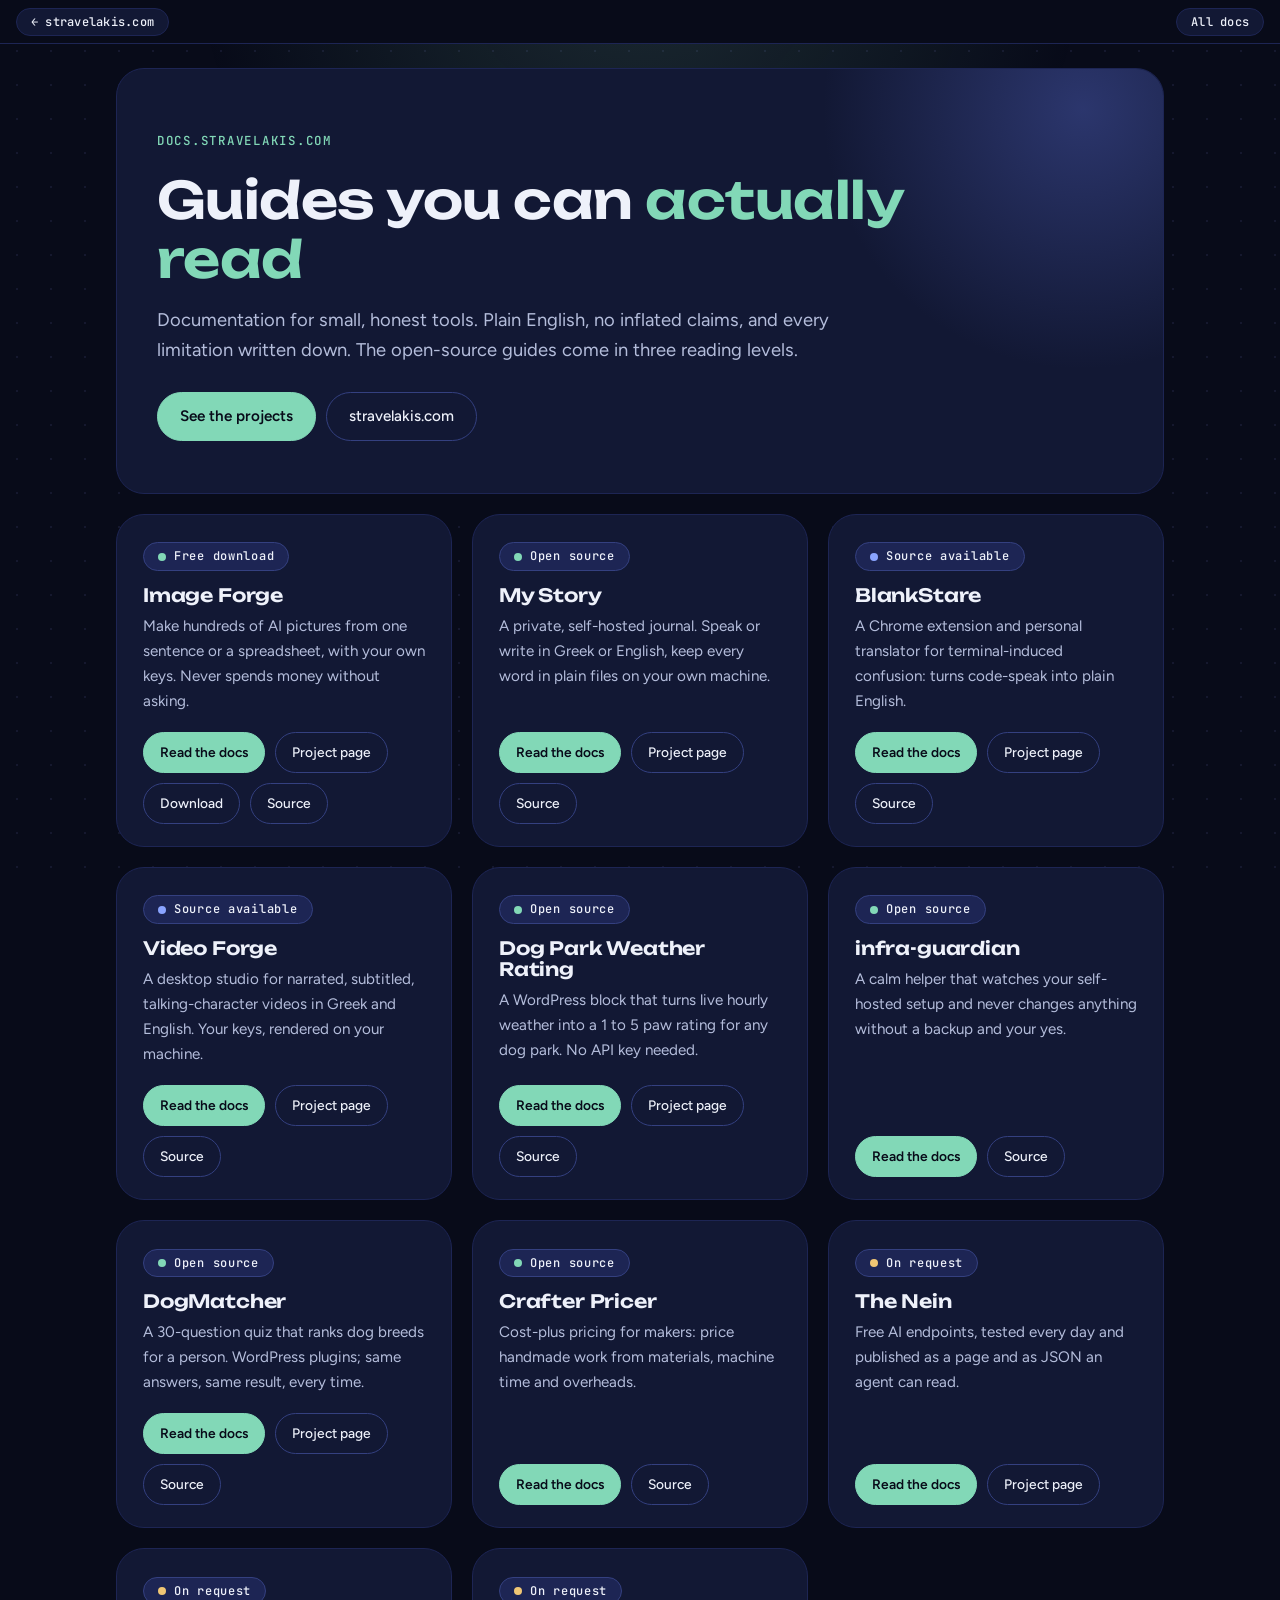
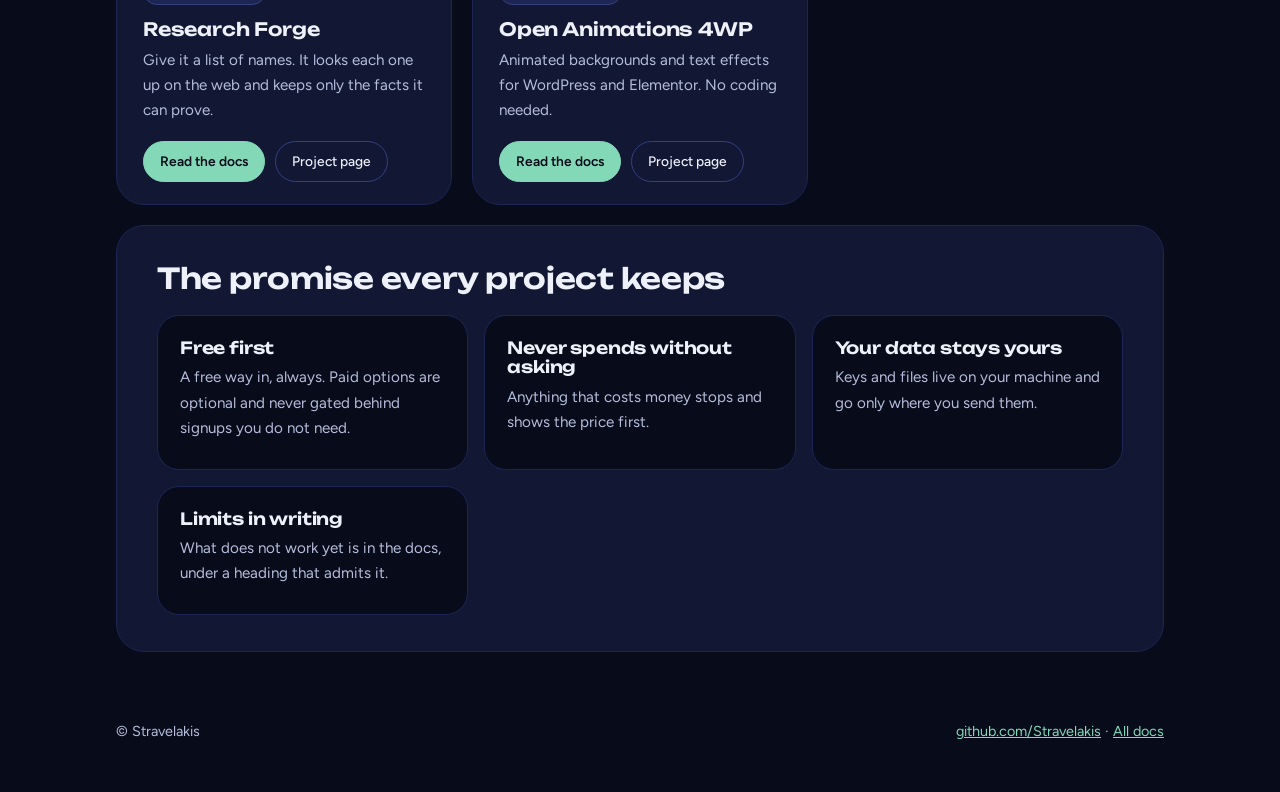
<file: index.html>
<!doctype html>
<html lang="en">
<head>
<meta charset="utf-8">
<meta name="viewport" content="width=device-width, initial-scale=1">
<title>Stravelakis documentation</title>
<meta name="description" content="Plain-English guides for small, honest tools by Stravelakis: Image Forge, My Story, BlankStare, Video Forge, Dog Park Weather, infra-guardian, DogMatcher, Crafter Pricer, The Nein, Research Forge and Open Animations.">
<link rel="canonical" href="https://docs.stravelakis.com/">
<link rel="icon" href="/favicon.svg" type="image/svg+xml">
<meta name="theme-color" content="#080b19">
<meta name="author" content="Stravelakis">
<meta property="og:type" content="website">
<meta property="og:site_name" content="Stravelakis documentation">
<meta property="og:title" content="Stravelakis documentation">
<meta property="og:description" content="Plain-English guides for small, honest tools by Stravelakis: Image Forge, My Story, BlankStare, Video Forge, Dog Park Weather, infra-guardian, DogMatcher, Crafter Pricer, The Nein, Research Forge and Open Animations.">
<meta property="og:url" content="https://docs.stravelakis.com/">
<meta property="og:image" content="https://docs.stravelakis.com/og-image.png">
<meta property="og:image:width" content="1200">
<meta property="og:image:height" content="630">
<meta property="og:image:alt" content="Stravelakis documentation: plain-English guides for small, honest tools">
<meta name="twitter:card" content="summary_large_image">
<meta name="twitter:title" content="Stravelakis documentation">
<meta name="twitter:description" content="Plain-English guides for small, honest tools by Stravelakis: Image Forge, My Story, BlankStare, Video Forge, Dog Park Weather, infra-guardian, DogMatcher, Crafter Pricer, The Nein, Research Forge and Open Animations.">
<meta name="twitter:image" content="https://docs.stravelakis.com/og-image.png">
<link rel="preconnect" href="https://fonts.googleapis.com"><link rel="preconnect" href="https://fonts.gstatic.com" crossorigin><link href="https://fonts.googleapis.com/css2?family=Unbounded:wght@500;600;700&family=Figtree:wght@400;500;600&family=JetBrains+Mono:wght@500&display=swap" rel="stylesheet">
<link rel="stylesheet" href="/docs.css">
<script type="application/ld+json">{"@context":"https://schema.org","@type":"WebSite","name":"Stravelakis documentation","url":"https://docs.stravelakis.com/","publisher":{"@type":"Person","name":"Stravelakis","url":"https://github.com/Stravelakis"}}</script>
</head>
<body>
<canvas id="dots" aria-hidden="true"></canvas>
<div class="glow" aria-hidden="true"></div>
<nav class="pairing-bar" aria-label="Stravelakis sites"><a class="pairing-link" href="https://stravelakis.com/">&larr; stravelakis.com</a><a class="pairing-link" href="https://docs.stravelakis.com/">All docs</a></nav>
<main class="wrap">
<section class="frame hero">
<span class="label">docs.stravelakis.com</span>
<h1>Guides you can <em>actually read</em></h1>
<p class="lead">Documentation for small, honest tools. Plain English, no inflated claims, and every limitation written down. The open-source guides come in three reading levels.</p>
<div class="btns"><a class="btn primary" href="#projects">See the projects</a><a class="btn" href="https://stravelakis.com/">stravelakis.com</a></div>
</section>
<section id="projects">
<div class="grid">
<article class="proj">
<span><span class="pill "><i></i>Free download</span></span>
<h3><a href="/image-forge/">Image Forge</a></h3>
<p>Make hundreds of AI pictures from one sentence or a spreadsheet, with your own keys. Never spends money without asking.</p>
<div class="btns"><a class="btn primary" href="/image-forge/">Read the docs</a><a class="btn" href="https://stravelakis.com/project/image-forge/">Project page</a><a class="btn" href="https://github.com/Stravelakis/image-forge/releases/latest">Download</a><a class="btn" href="https://github.com/Stravelakis/image-forge">Source</a></div>
</article>
<article class="proj">
<span><span class="pill "><i></i>Open source</span></span>
<h3><a href="/mystory/">My Story</a></h3>
<p>A private, self-hosted journal. Speak or write in Greek or English, keep every word in plain files on your own machine.</p>
<div class="btns"><a class="btn primary" href="/mystory/">Read the docs</a><a class="btn" href="https://stravelakis.com/project/my-story/">Project page</a><a class="btn" href="https://github.com/Stravelakis/mystory">Source</a></div>
</article>
<article class="proj">
<span><span class="pill cool"><i></i>Source available</span></span>
<h3><a href="/BlankStare-Dev-English-to-English/">BlankStare</a></h3>
<p>A Chrome extension and personal translator for terminal-induced confusion: turns code-speak into plain English.</p>
<div class="btns"><a class="btn primary" href="/BlankStare-Dev-English-to-English/">Read the docs</a><a class="btn" href="https://stravelakis.com/project/blankstare/">Project page</a><a class="btn" href="https://github.com/Stravelakis/BlankStare-Dev-English-to-English">Source</a></div>
</article>
<article class="proj">
<span><span class="pill cool"><i></i>Source available</span></span>
<h3><a href="/Video-Forge-BYOK/">Video Forge</a></h3>
<p>A desktop studio for narrated, subtitled, talking-character videos in Greek and English. Your keys, rendered on your machine.</p>
<div class="btns"><a class="btn primary" href="/Video-Forge-BYOK/">Read the docs</a><a class="btn" href="https://stravelakis.com/project/video-forge/">Project page</a><a class="btn" href="https://github.com/Stravelakis/Video-Forge-BYOK">Source</a></div>
</article>
<article class="proj">
<span><span class="pill "><i></i>Open source</span></span>
<h3><a href="/DogPark-Weather-WPPlugin-TELEX/">Dog Park Weather Rating</a></h3>
<p>A WordPress block that turns live hourly weather into a 1 to 5 paw rating for any dog park. No API key needed.</p>
<div class="btns"><a class="btn primary" href="/DogPark-Weather-WPPlugin-TELEX/">Read the docs</a><a class="btn" href="https://stravelakis.com/project/dog-park-weather/">Project page</a><a class="btn" href="https://github.com/Stravelakis/DogPark-Weather-WPPlugin-TELEX">Source</a></div>
</article>
<article class="proj">
<span><span class="pill "><i></i>Open source</span></span>
<h3><a href="/infra-guardian/">infra-guardian</a></h3>
<p>A calm helper that watches your self-hosted setup and never changes anything without a backup and your yes.</p>
<div class="btns"><a class="btn primary" href="/infra-guardian/">Read the docs</a><a class="btn" href="https://github.com/Stravelakis/infra-guardian">Source</a></div>
</article>
<article class="proj">
<span><span class="pill "><i></i>Open source</span></span>
<h3><a href="/skilitsa-dogmatcher/">DogMatcher</a></h3>
<p>A 30-question quiz that ranks dog breeds for a person. WordPress plugins; same answers, same result, every time.</p>
<div class="btns"><a class="btn primary" href="/skilitsa-dogmatcher/">Read the docs</a><a class="btn" href="https://stravelakis.com/project/dogmatcher/">Project page</a><a class="btn" href="https://github.com/Stravelakis/skilitsa-dogmatcher">Source</a></div>
</article>
<article class="proj">
<span><span class="pill "><i></i>Open source</span></span>
<h3><a href="/Crafter-pricer/">Crafter Pricer</a></h3>
<p>Cost-plus pricing for makers: price handmade work from materials, machine time and overheads.</p>
<div class="btns"><a class="btn primary" href="/Crafter-pricer/">Read the docs</a><a class="btn" href="https://github.com/Stravelakis/Crafter-pricer">Source</a></div>
</article>
<article class="proj">
<span><span class="pill warm"><i></i>On request</span></span>
<h3><a href="/the-nein/">The Nein</a></h3>
<p>Free AI endpoints, tested every day and published as a page and as JSON an agent can read.</p>
<div class="btns"><a class="btn primary" href="/the-nein/">Read the docs</a><a class="btn" href="https://stravelakis.com/project/the-nein/">Project page</a></div>
</article>
<article class="proj">
<span><span class="pill warm"><i></i>On request</span></span>
<h3><a href="/research-forge/">Research Forge</a></h3>
<p>Give it a list of names. It looks each one up on the web and keeps only the facts it can prove.</p>
<div class="btns"><a class="btn primary" href="/research-forge/">Read the docs</a><a class="btn" href="https://stravelakis.com/project/research-forge/">Project page</a></div>
</article>
<article class="proj">
<span><span class="pill warm"><i></i>On request</span></span>
<h3><a href="/open-animations/">Open Animations 4WP</a></h3>
<p>Animated backgrounds and text effects for WordPress and Elementor. No coding needed.</p>
<div class="btns"><a class="btn primary" href="/open-animations/">Read the docs</a><a class="btn" href="https://stravelakis.com/project/open-animations/">Project page</a></div>
</article>
</div>
</section>
<section class="frame" id="promise" style="margin-top:20px">
<h2>The promise every project keeps</h2>
<div class="cards">
<div class="card"><h3>Free first</h3><p>A free way in, always. Paid options are optional and never gated behind signups you do not need.</p></div>
<div class="card"><h3>Never spends without asking</h3><p>Anything that costs money stops and shows the price first.</p></div>
<div class="card"><h3>Your data stays yours</h3><p>Keys and files live on your machine and go only where you send them.</p></div>
<div class="card"><h3>Limits in writing</h3><p>What does not work yet is in the docs, under a heading that admits it.</p></div>
</div>
</section>
</main>
<footer><span>&copy; Stravelakis</span><span><a href="https://github.com/Stravelakis">github.com/Stravelakis</a> &middot; <a href="https://docs.stravelakis.com/">All docs</a></span></footer>
<script src="/docs.js" defer></script>
<script>
// Portfolio hub (repo standards section 8): every public Stravelakis repo tagged with the
// GitHub topic "showcase" gets a card here automatically. Cards written by hand above
// stay as they are; this only adds the missing ones.
(async () => {
  const grid = document.querySelector("#projects .grid");
  const have = new Set([...grid.querySelectorAll('a[href*="github.com/Stravelakis/"]')]
    .map((a) => a.href.split("github.com/Stravelakis/")[1].split(/[/?#]/)[0].toLowerCase()));
  const esc = (t) => String(t ?? "").replace(/[&<>"']/g, (c) => ({ "&": "&amp;", "<": "&lt;", ">": "&gt;", '"': "&quot;", "'": "&#39;" })[c]);
  try {
    const res = await fetch("https://api.github.com/search/repositories?q=org:Stravelakis+topic:showcase+is:public&sort=updated&per_page=50", { headers: { Accept: "application/vnd.github+json" } });
    if (!res.ok) return;
    const { items = [] } = await res.json();
    for (const r of items) {
      if (have.has(r.name.toLowerCase())) continue;
      const docs = r.homepage || `/${r.name}/`;
      const card = document.createElement("article");
      card.className = "proj";
      card.innerHTML = `
        <span><span class="pill"><i></i>Open source</span></span>
        <h3><a href="${esc(docs)}">${esc(r.name.replace(/[-_]/g, " "))}</a></h3>
        <p>${esc(r.description || "")}</p>
        <div class="btns"><a class="btn primary" href="${esc(docs)}">Read the docs</a><a class="btn" href="${esc(r.html_url)}">Source</a></div>`;
      grid.append(card);
    }
  } catch (e) { /* offline or rate-limited: the hand-written cards still show */ }
})();
</script>
</body>
</html>
</file>
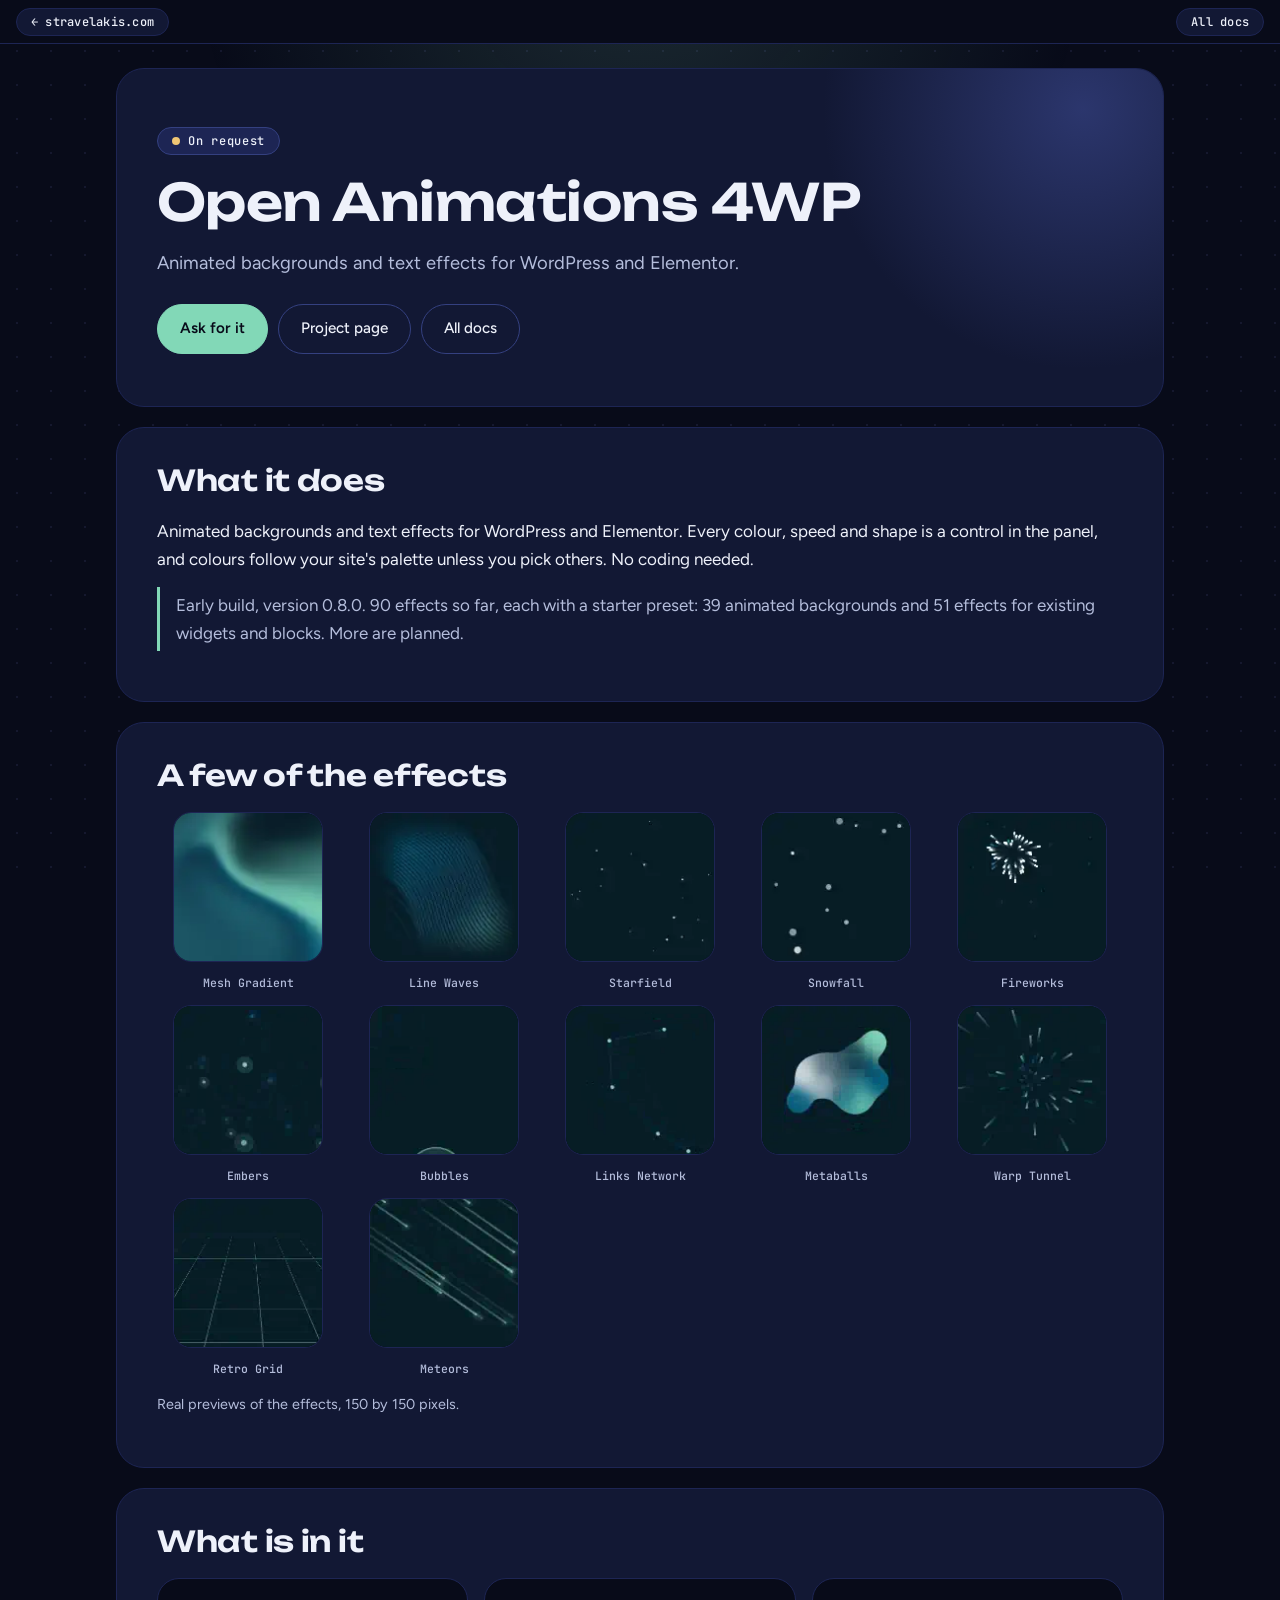
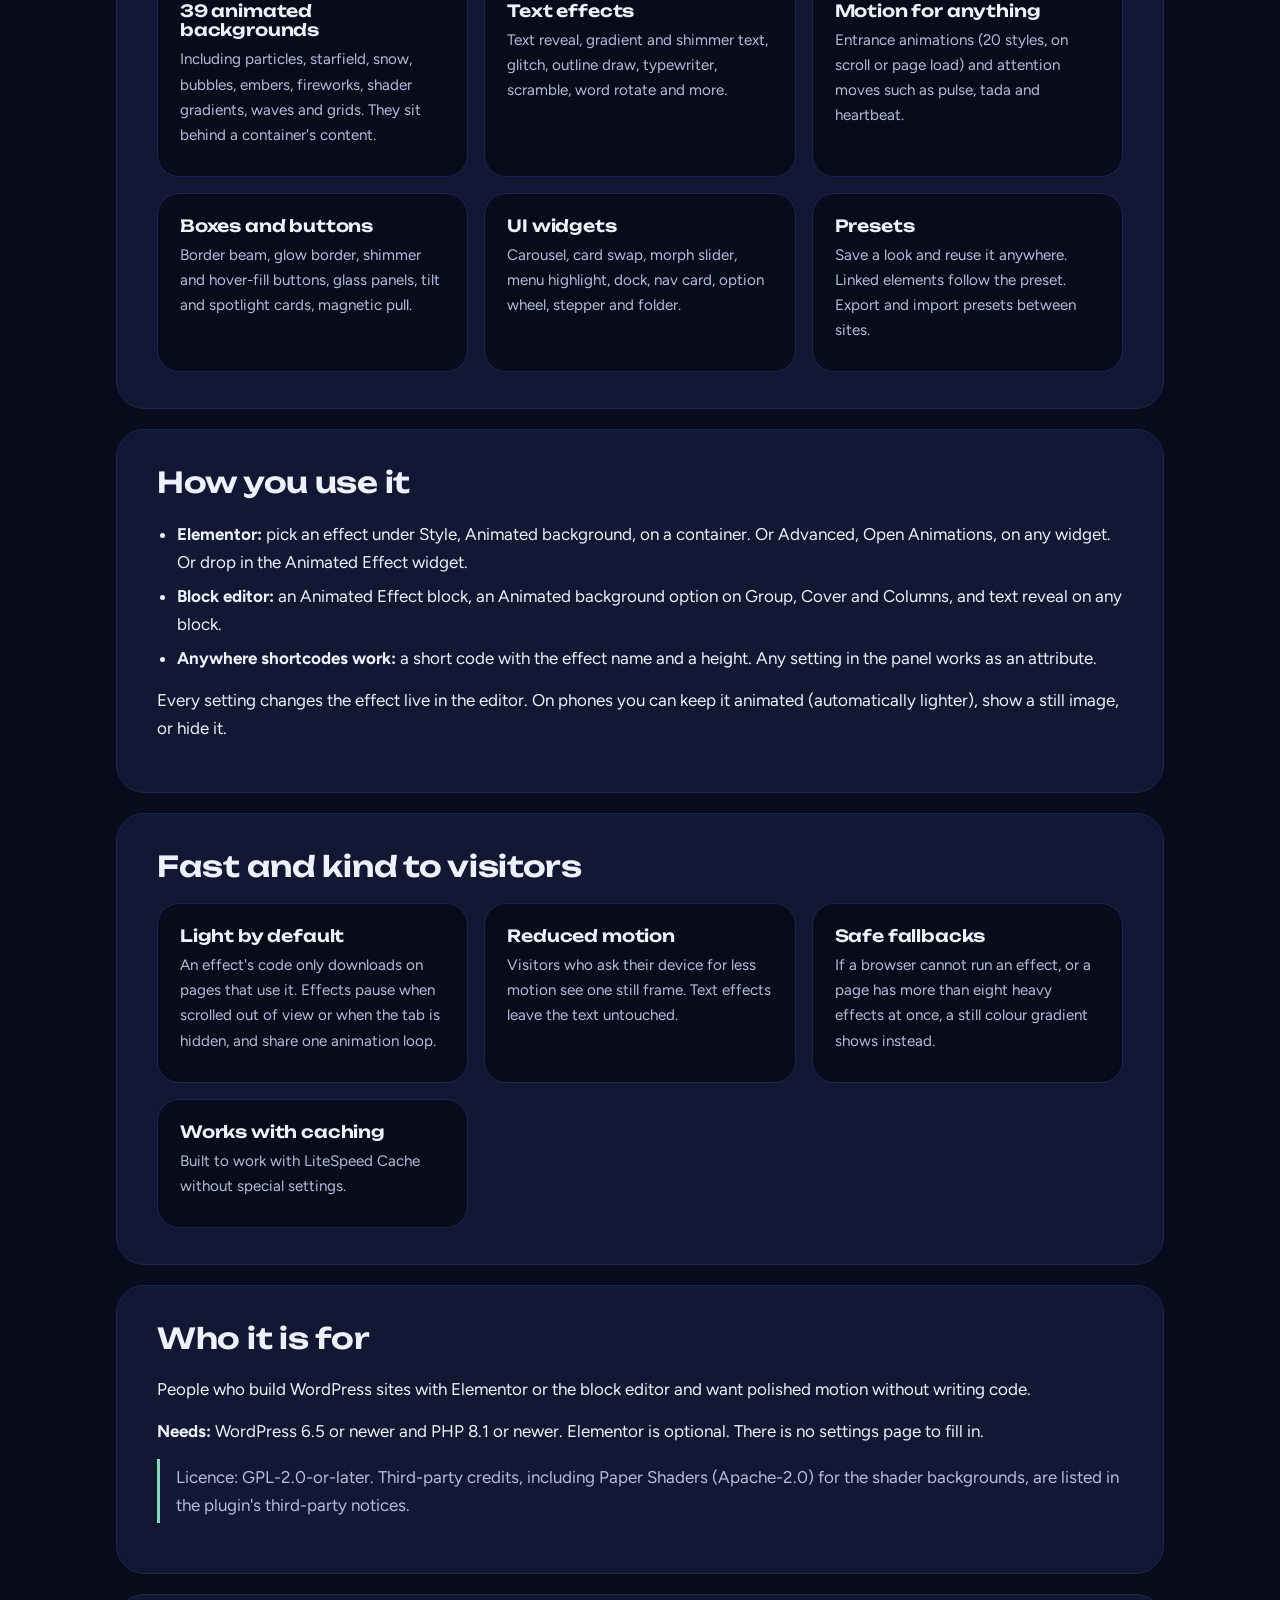
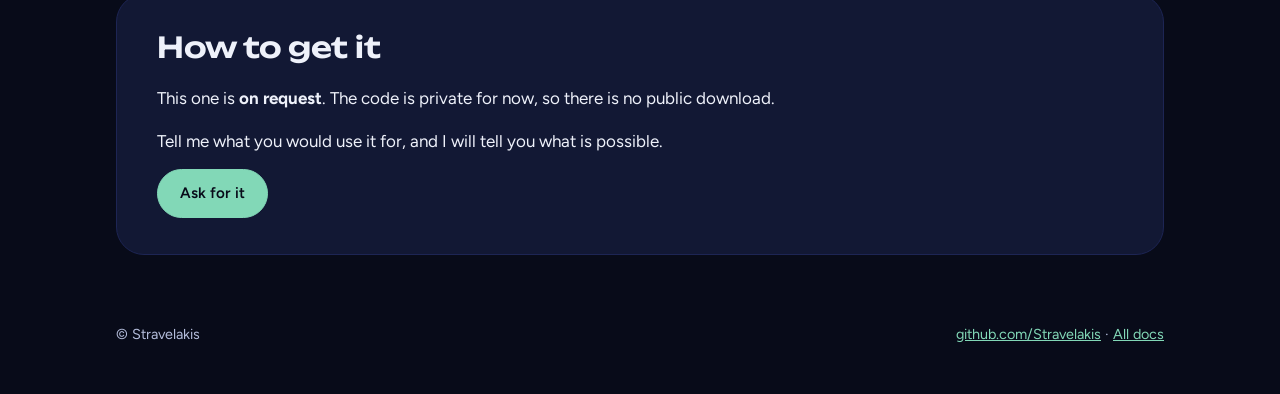
<file: open-animations/index.html>
<!doctype html>
<html lang="en">
<head>
<meta charset="utf-8">
<meta name="viewport" content="width=device-width, initial-scale=1">
<title>Open Animations 4WP: docs</title>
<meta name="description" content="Open Animations 4WP adds 90 animated backgrounds and text effects to WordPress and Elementor. Every colour, speed and shape is a control, and colours follow your site palette.">
<link rel="canonical" href="https://docs.stravelakis.com/open-animations/">
<link rel="icon" href="/favicon.svg" type="image/svg+xml">
<meta name="theme-color" content="#080b19">
<meta name="author" content="Stravelakis">
<meta property="og:type" content="website">
<meta property="og:site_name" content="Stravelakis documentation">
<meta property="og:title" content="Open Animations 4WP: docs">
<meta property="og:description" content="Open Animations 4WP adds 90 animated backgrounds and text effects to WordPress and Elementor. Every colour, speed and shape is a control, and colours follow your site palette.">
<meta property="og:url" content="https://docs.stravelakis.com/open-animations/">
<meta property="og:image" content="https://docs.stravelakis.com/open-animations/og-image.png">
<meta property="og:image:width" content="1200">
<meta property="og:image:height" content="630">
<meta property="og:image:alt" content="Open Animations 4WP: Animated backgrounds and text effects for WordPress and Elementor.">
<meta name="twitter:card" content="summary_large_image">
<meta name="twitter:title" content="Open Animations 4WP: docs">
<meta name="twitter:description" content="Open Animations 4WP adds 90 animated backgrounds and text effects to WordPress and Elementor. Every colour, speed and shape is a control, and colours follow your site palette.">
<meta name="twitter:image" content="https://docs.stravelakis.com/open-animations/og-image.png">
<link rel="preconnect" href="https://fonts.googleapis.com"><link rel="preconnect" href="https://fonts.gstatic.com" crossorigin><link href="https://fonts.googleapis.com/css2?family=Unbounded:wght@500;600;700&family=Figtree:wght@400;500;600&family=JetBrains+Mono:wght@500&display=swap" rel="stylesheet">
<link rel="stylesheet" href="/docs.css">
</head>
<body>
<canvas id="dots" aria-hidden="true"></canvas>
<div class="glow" aria-hidden="true"></div>
<nav class="pairing-bar" aria-label="Stravelakis sites"><a class="pairing-link" href="https://stravelakis.com/">&larr; stravelakis.com</a><a class="pairing-link" href="https://docs.stravelakis.com/">All docs</a></nav>
<main class="wrap">
<section class="frame hero">
<span class="pill warm"><i></i>On request</span>
<h1>Open Animations 4WP</h1>
<p class="lead">Animated backgrounds and text effects for WordPress and Elementor.</p>
<div class="btns"><a class="btn primary" href="https://stravelakis.com/#s-contact">Ask for it</a><a class="btn" href="https://stravelakis.com/project/open-animations/">Project page</a><a class="btn" href="/">All docs</a></div>
</section>
<section class="frame"><h2>What it does</h2><p>Animated backgrounds and text effects for WordPress and Elementor. Every colour, speed and shape is a control in the panel, and colours follow your site's palette unless you pick others. No coding needed.</p>
<p class="note">Early build, version 0.8.0. 90 effects so far, each with a starter preset: 39 animated backgrounds and 51 effects for existing widgets and blocks. More are planned.</p></section>
<section class="frame"><h2>A few of the effects</h2><div class="thumbs"><figure><img src="thumbs/mesh-gradient.webp" alt="Mesh Gradient effect preview" loading="lazy" width="150" height="150"><figcaption>Mesh Gradient</figcaption></figure><figure><img src="thumbs/line-waves.webp" alt="Line Waves effect preview" loading="lazy" width="150" height="150"><figcaption>Line Waves</figcaption></figure><figure><img src="thumbs/starfield.webp" alt="Starfield effect preview" loading="lazy" width="150" height="150"><figcaption>Starfield</figcaption></figure><figure><img src="thumbs/snowfall.webp" alt="Snowfall effect preview" loading="lazy" width="150" height="150"><figcaption>Snowfall</figcaption></figure><figure><img src="thumbs/fireworks.webp" alt="Fireworks effect preview" loading="lazy" width="150" height="150"><figcaption>Fireworks</figcaption></figure><figure><img src="thumbs/embers.webp" alt="Embers effect preview" loading="lazy" width="150" height="150"><figcaption>Embers</figcaption></figure><figure><img src="thumbs/bubbles.webp" alt="Bubbles effect preview" loading="lazy" width="150" height="150"><figcaption>Bubbles</figcaption></figure><figure><img src="thumbs/links-network.webp" alt="Links Network effect preview" loading="lazy" width="150" height="150"><figcaption>Links Network</figcaption></figure><figure><img src="thumbs/metaballs.webp" alt="Metaballs effect preview" loading="lazy" width="150" height="150"><figcaption>Metaballs</figcaption></figure><figure><img src="thumbs/warp-tunnel.webp" alt="Warp Tunnel effect preview" loading="lazy" width="150" height="150"><figcaption>Warp Tunnel</figcaption></figure><figure><img src="thumbs/retro-grid.webp" alt="Retro Grid effect preview" loading="lazy" width="150" height="150"><figcaption>Retro Grid</figcaption></figure><figure><img src="thumbs/meteors.webp" alt="Meteors effect preview" loading="lazy" width="150" height="150"><figcaption>Meteors</figcaption></figure></div><p style="margin-top:16px;color:var(--dim);font-size:.9rem">Real previews of the effects, 150 by 150 pixels.</p></section>
<section class="frame"><h2>What is in it</h2><div class="cards"><div class="card"><h3>39 animated backgrounds</h3><p>Including particles, starfield, snow, bubbles, embers, fireworks, shader gradients, waves and grids. They sit behind a container's content.</p></div><div class="card"><h3>Text effects</h3><p>Text reveal, gradient and shimmer text, glitch, outline draw, typewriter, scramble, word rotate and more.</p></div><div class="card"><h3>Motion for anything</h3><p>Entrance animations (20 styles, on scroll or page load) and attention moves such as pulse, tada and heartbeat.</p></div><div class="card"><h3>Boxes and buttons</h3><p>Border beam, glow border, shimmer and hover-fill buttons, glass panels, tilt and spotlight cards, magnetic pull.</p></div><div class="card"><h3>UI widgets</h3><p>Carousel, card swap, morph slider, menu highlight, dock, nav card, option wheel, stepper and folder.</p></div><div class="card"><h3>Presets</h3><p>Save a look and reuse it anywhere. Linked elements follow the preset. Export and import presets between sites.</p></div></div></section>
<section class="frame"><h2>How you use it</h2><ul><li><strong>Elementor:</strong> pick an effect under Style, Animated background, on a container. Or Advanced, Open Animations, on any widget. Or drop in the Animated Effect widget.</li><li><strong>Block editor:</strong> an Animated Effect block, an Animated background option on Group, Cover and Columns, and text reveal on any block.</li><li><strong>Anywhere shortcodes work:</strong> a short code with the effect name and a height. Any setting in the panel works as an attribute.</li></ul>
<p>Every setting changes the effect live in the editor. On phones you can keep it animated (automatically lighter), show a still image, or hide it.</p></section>
<section class="frame"><h2>Fast and kind to visitors</h2><div class="cards"><div class="card"><h3>Light by default</h3><p>An effect's code only downloads on pages that use it. Effects pause when scrolled out of view or when the tab is hidden, and share one animation loop.</p></div><div class="card"><h3>Reduced motion</h3><p>Visitors who ask their device for less motion see one still frame. Text effects leave the text untouched.</p></div><div class="card"><h3>Safe fallbacks</h3><p>If a browser cannot run an effect, or a page has more than eight heavy effects at once, a still colour gradient shows instead.</p></div><div class="card"><h3>Works with caching</h3><p>Built to work with LiteSpeed Cache without special settings.</p></div></div></section>
<section class="frame"><h2>Who it is for</h2><p>People who build WordPress sites with Elementor or the block editor and want polished motion without writing code.</p>
<p><strong>Needs:</strong> WordPress 6.5 or newer and PHP 8.1 or newer. Elementor is optional. There is no settings page to fill in.</p>
<p class="note">Licence: GPL-2.0-or-later. Third-party credits, including Paper Shaders (Apache-2.0) for the shader backgrounds, are listed in the plugin's third-party notices.</p></section>
<section class="frame"><h2>How to get it</h2><p>This one is <strong>on request</strong>. The code is private for now, so there is no public download.</p>
<p>Tell me what you would use it for, and I will tell you what is possible.</p>
<div class="btns"><a class="btn primary" href="https://stravelakis.com/#s-contact">Ask for it</a></div></section>
</main>
<footer><span>&copy; Stravelakis</span><span><a href="https://github.com/Stravelakis">github.com/Stravelakis</a> &middot; <a href="https://docs.stravelakis.com/">All docs</a></span></footer>
<script src="/docs.js" defer></script>
</body>
</html>
</file>
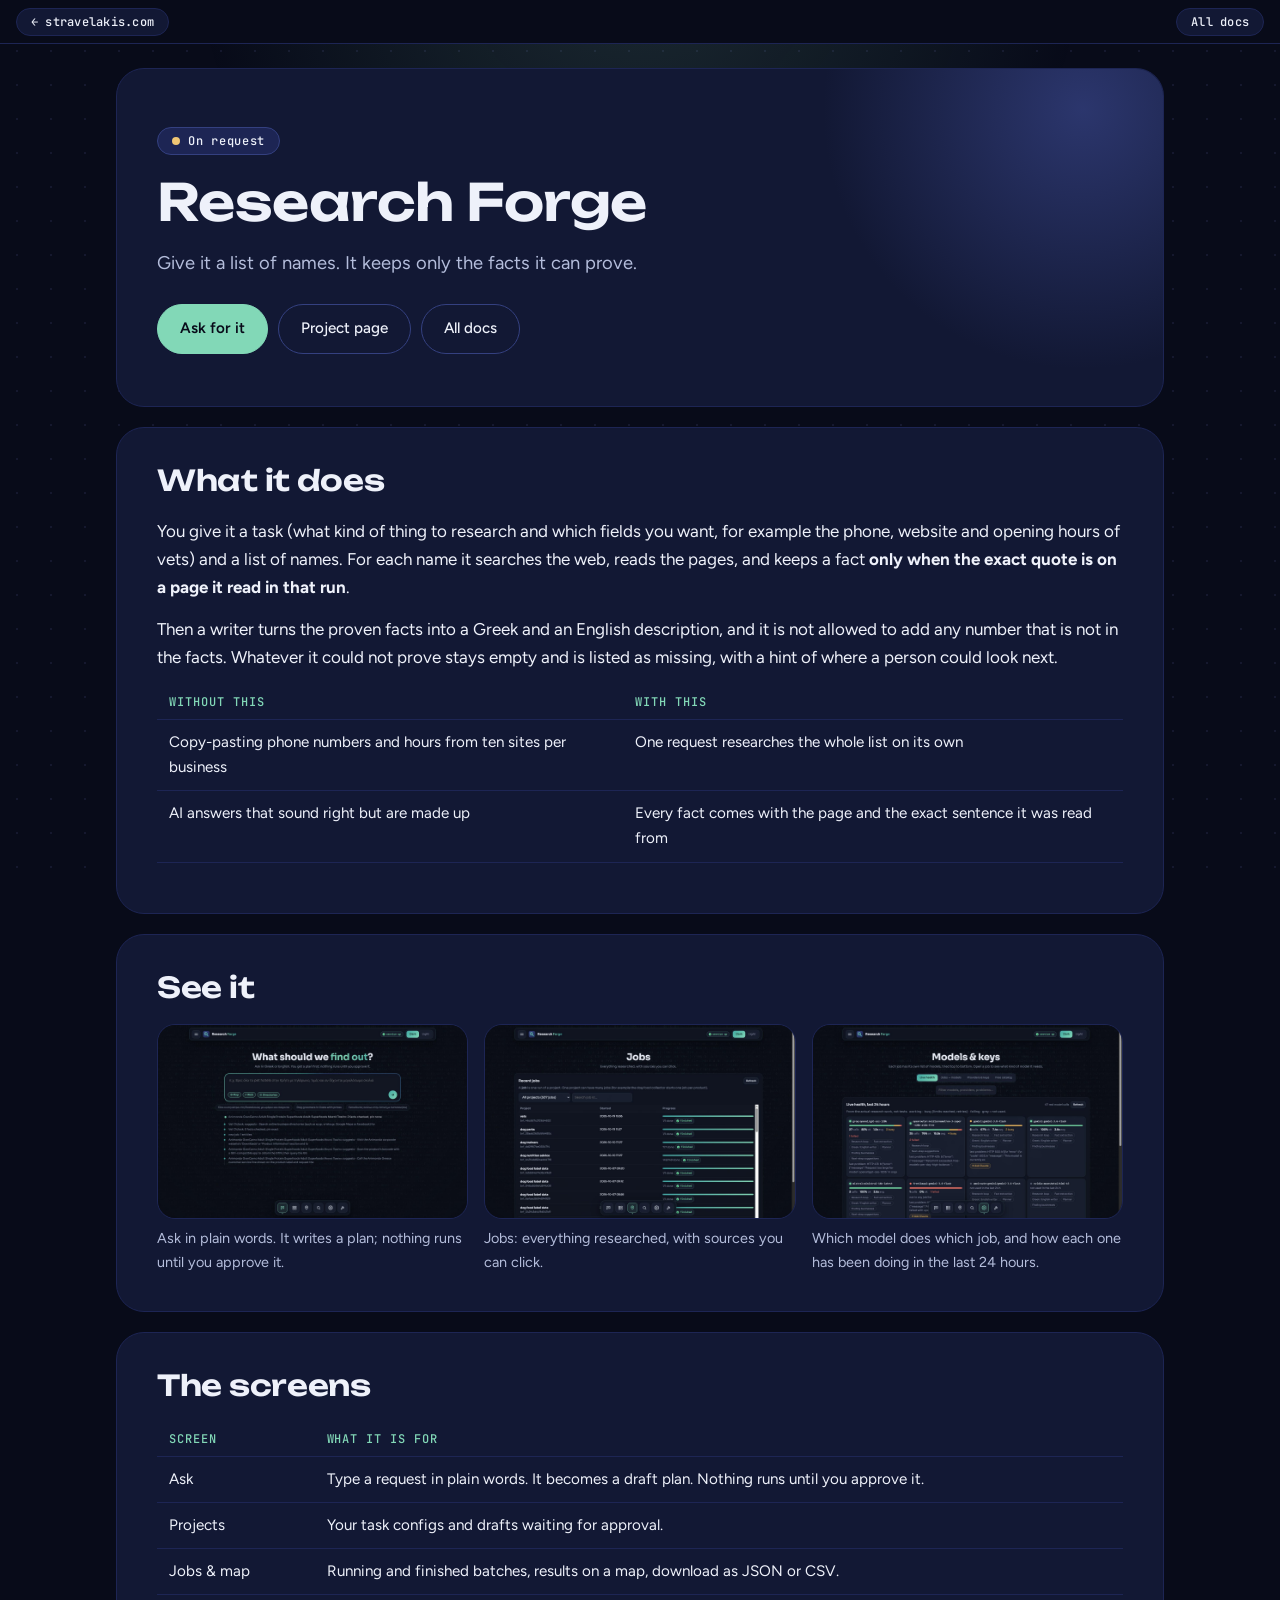
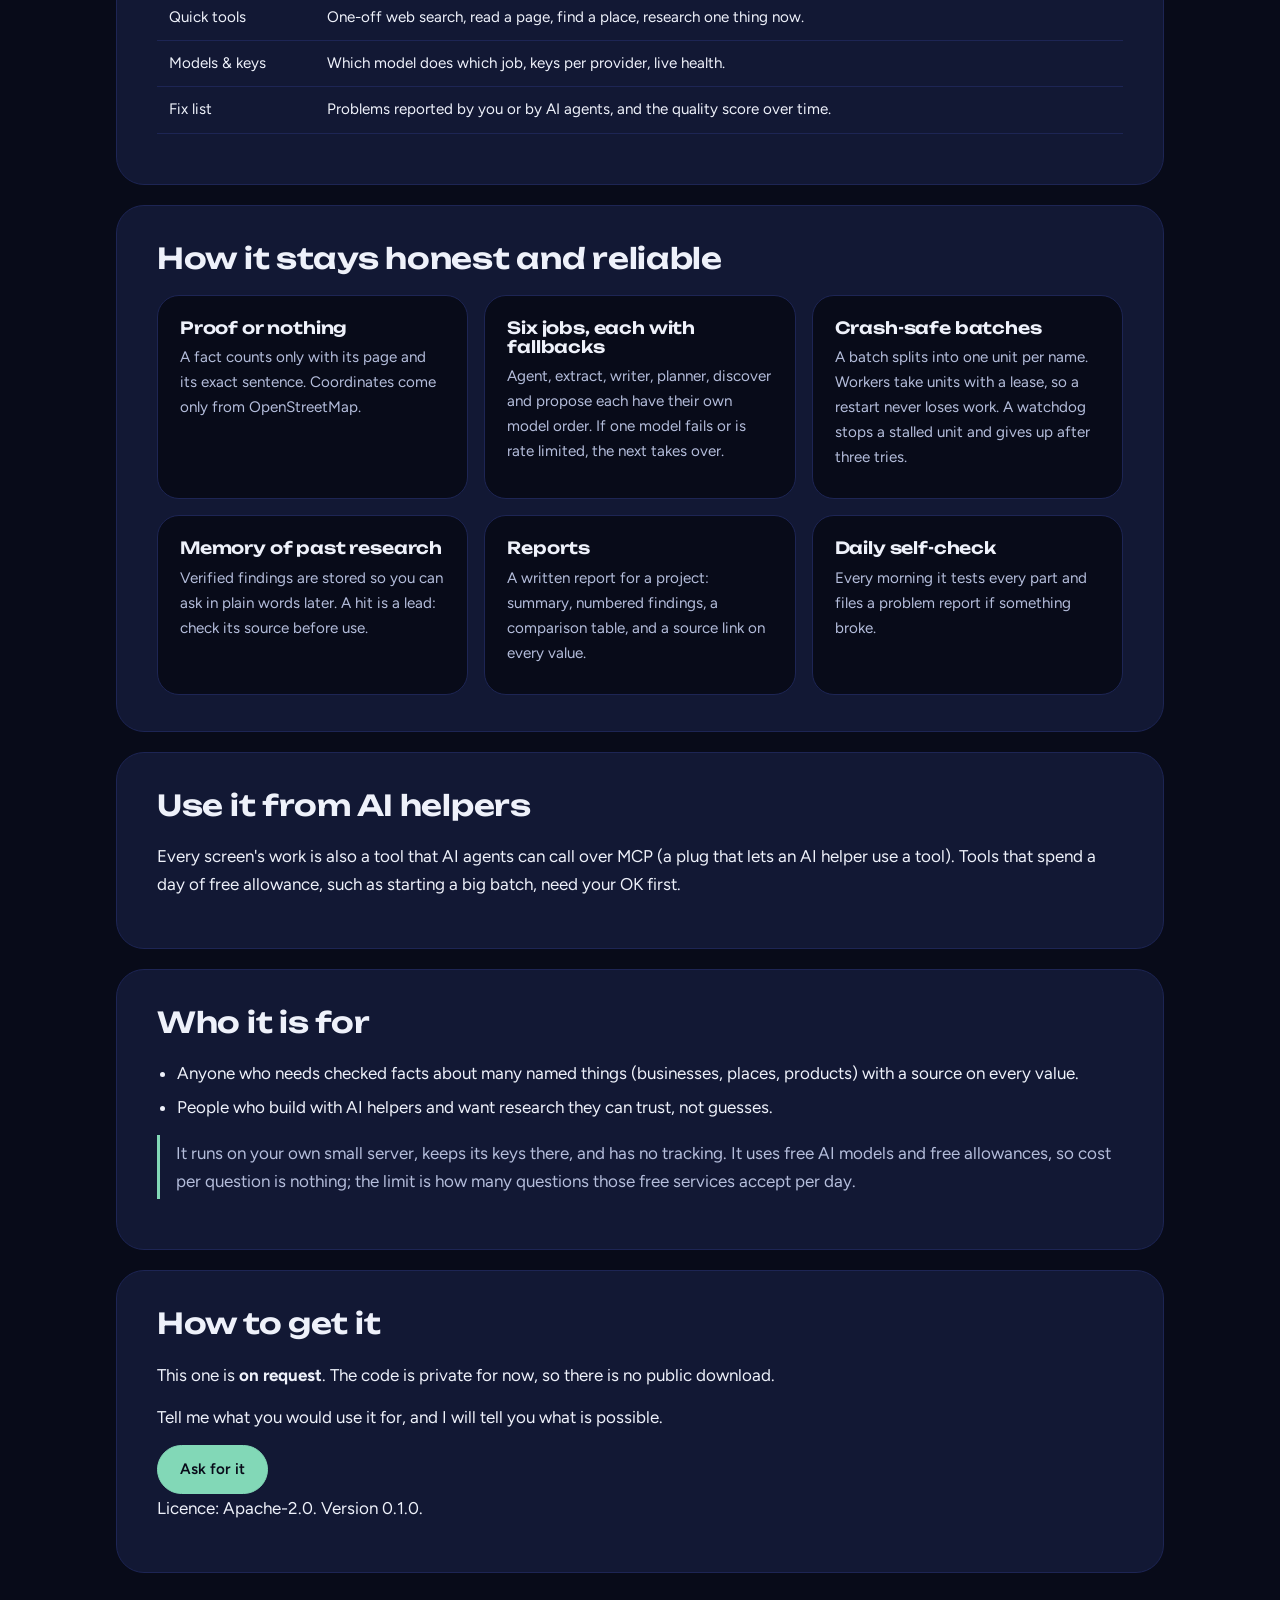
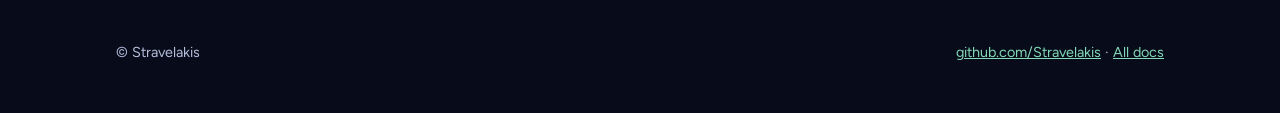
<file: research-forge/index.html>
<!doctype html>
<html lang="en">
<head>
<meta charset="utf-8">
<meta name="viewport" content="width=device-width, initial-scale=1">
<title>Research Forge: docs</title>
<meta name="description" content="Research Forge looks each name on your list up on the web and keeps only the facts it can prove, with the page and the exact sentence for every one.">
<link rel="canonical" href="https://docs.stravelakis.com/research-forge/">
<link rel="icon" href="/favicon.svg" type="image/svg+xml">
<meta name="theme-color" content="#080b19">
<meta name="author" content="Stravelakis">
<meta property="og:type" content="website">
<meta property="og:site_name" content="Stravelakis documentation">
<meta property="og:title" content="Research Forge: docs">
<meta property="og:description" content="Research Forge looks each name on your list up on the web and keeps only the facts it can prove, with the page and the exact sentence for every one.">
<meta property="og:url" content="https://docs.stravelakis.com/research-forge/">
<meta property="og:image" content="https://docs.stravelakis.com/research-forge/og-image.png">
<meta property="og:image:width" content="1200">
<meta property="og:image:height" content="630">
<meta property="og:image:alt" content="Research Forge: Give it a list of names. It keeps only the facts it can prove.">
<meta name="twitter:card" content="summary_large_image">
<meta name="twitter:title" content="Research Forge: docs">
<meta name="twitter:description" content="Research Forge looks each name on your list up on the web and keeps only the facts it can prove, with the page and the exact sentence for every one.">
<meta name="twitter:image" content="https://docs.stravelakis.com/research-forge/og-image.png">
<link rel="preconnect" href="https://fonts.googleapis.com"><link rel="preconnect" href="https://fonts.gstatic.com" crossorigin><link href="https://fonts.googleapis.com/css2?family=Unbounded:wght@500;600;700&family=Figtree:wght@400;500;600&family=JetBrains+Mono:wght@500&display=swap" rel="stylesheet">
<link rel="stylesheet" href="/docs.css">
</head>
<body>
<canvas id="dots" aria-hidden="true"></canvas>
<div class="glow" aria-hidden="true"></div>
<nav class="pairing-bar" aria-label="Stravelakis sites"><a class="pairing-link" href="https://stravelakis.com/">&larr; stravelakis.com</a><a class="pairing-link" href="https://docs.stravelakis.com/">All docs</a></nav>
<main class="wrap">
<section class="frame hero">
<span class="pill warm"><i></i>On request</span>
<h1>Research Forge</h1>
<p class="lead">Give it a list of names. It keeps only the facts it can prove.</p>
<div class="btns"><a class="btn primary" href="https://stravelakis.com/#s-contact">Ask for it</a><a class="btn" href="https://stravelakis.com/project/research-forge/">Project page</a><a class="btn" href="/">All docs</a></div>
</section>
<section class="frame"><h2>What it does</h2><p>You give it a task (what kind of thing to research and which fields you want, for example the phone, website and opening hours of vets) and a list of names. For each name it searches the web, reads the pages, and keeps a fact <strong>only when the exact quote is on a page it read in that run</strong>.</p>
<p>Then a writer turns the proven facts into a Greek and an English description, and it is not allowed to add any number that is not in the facts. Whatever it could not prove stays empty and is listed as missing, with a hint of where a person could look next.</p>
<table><tr><th>Without this</th><th>With this</th></tr><tr><td>Copy-pasting phone numbers and hours from ten sites per business</td><td>One request researches the whole list on its own</td></tr><tr><td>AI answers that sound right but are made up</td><td>Every fact comes with the page and the exact sentence it was read from</td></tr></table></section>
<section class="frame"><h2>See it</h2><div class="shots">
<figure><img src="screens/ask.jpg" alt="Research Forge Ask screen: a plain-words request box" loading="lazy" width="1440" height="900"><figcaption>Ask in plain words. It writes a plan; nothing runs until you approve it.</figcaption></figure>
<figure><img src="screens/jobs-map.jpg" alt="Research Forge Jobs screen listing finished research jobs" loading="lazy" width="1440" height="900"><figcaption>Jobs: everything researched, with sources you can click.</figcaption></figure>
<figure><img src="screens/models-keys.jpg" alt="Research Forge Models and keys screen showing live model health" loading="lazy" width="1440" height="900"><figcaption>Which model does which job, and how each one has been doing in the last 24 hours.</figcaption></figure></div></section>
<section class="frame"><h2>The screens</h2><table><tr><th>Screen</th><th>What it is for</th></tr>
<tr><td>Ask</td><td>Type a request in plain words. It becomes a draft plan. Nothing runs until you approve it.</td></tr>
<tr><td>Projects</td><td>Your task configs and drafts waiting for approval.</td></tr>
<tr><td>Jobs &amp; map</td><td>Running and finished batches, results on a map, download as JSON or CSV.</td></tr>
<tr><td>Quick tools</td><td>One-off web search, read a page, find a place, research one thing now.</td></tr>
<tr><td>Models &amp; keys</td><td>Which model does which job, keys per provider, live health.</td></tr>
<tr><td>Fix list</td><td>Problems reported by you or by AI agents, and the quality score over time.</td></tr></table></section>
<section class="frame"><h2>How it stays honest and reliable</h2><div class="cards"><div class="card"><h3>Proof or nothing</h3><p>A fact counts only with its page and its exact sentence. Coordinates come only from OpenStreetMap.</p></div><div class="card"><h3>Six jobs, each with fallbacks</h3><p>Agent, extract, writer, planner, discover and propose each have their own model order. If one model fails or is rate limited, the next takes over.</p></div><div class="card"><h3>Crash-safe batches</h3><p>A batch splits into one unit per name. Workers take units with a lease, so a restart never loses work. A watchdog stops a stalled unit and gives up after three tries.</p></div><div class="card"><h3>Memory of past research</h3><p>Verified findings are stored so you can ask in plain words later. A hit is a lead: check its source before use.</p></div><div class="card"><h3>Reports</h3><p>A written report for a project: summary, numbered findings, a comparison table, and a source link on every value.</p></div><div class="card"><h3>Daily self-check</h3><p>Every morning it tests every part and files a problem report if something broke.</p></div></div></section>
<section class="frame"><h2>Use it from AI helpers</h2><p>Every screen's work is also a tool that AI agents can call over MCP (a plug that lets an AI helper use a tool). Tools that spend a day of free allowance, such as starting a big batch, need your OK first.</p></section>
<section class="frame"><h2>Who it is for</h2><ul><li>Anyone who needs checked facts about many named things (businesses, places, products) with a source on every value.</li><li>People who build with AI helpers and want research they can trust, not guesses.</li></ul>
<p class="note">It runs on your own small server, keeps its keys there, and has no tracking. It uses free AI models and free allowances, so cost per question is nothing; the limit is how many questions those free services accept per day.</p></section>
<section class="frame"><h2>How to get it</h2><p>This one is <strong>on request</strong>. The code is private for now, so there is no public download.</p>
<p>Tell me what you would use it for, and I will tell you what is possible.</p>
<div class="btns"><a class="btn primary" href="https://stravelakis.com/#s-contact">Ask for it</a></div><p>Licence: Apache-2.0. Version 0.1.0.</p></section>
</main>
<footer><span>&copy; Stravelakis</span><span><a href="https://github.com/Stravelakis">github.com/Stravelakis</a> &middot; <a href="https://docs.stravelakis.com/">All docs</a></span></footer>
<script src="/docs.js" defer></script>
</body>
</html>
</file>
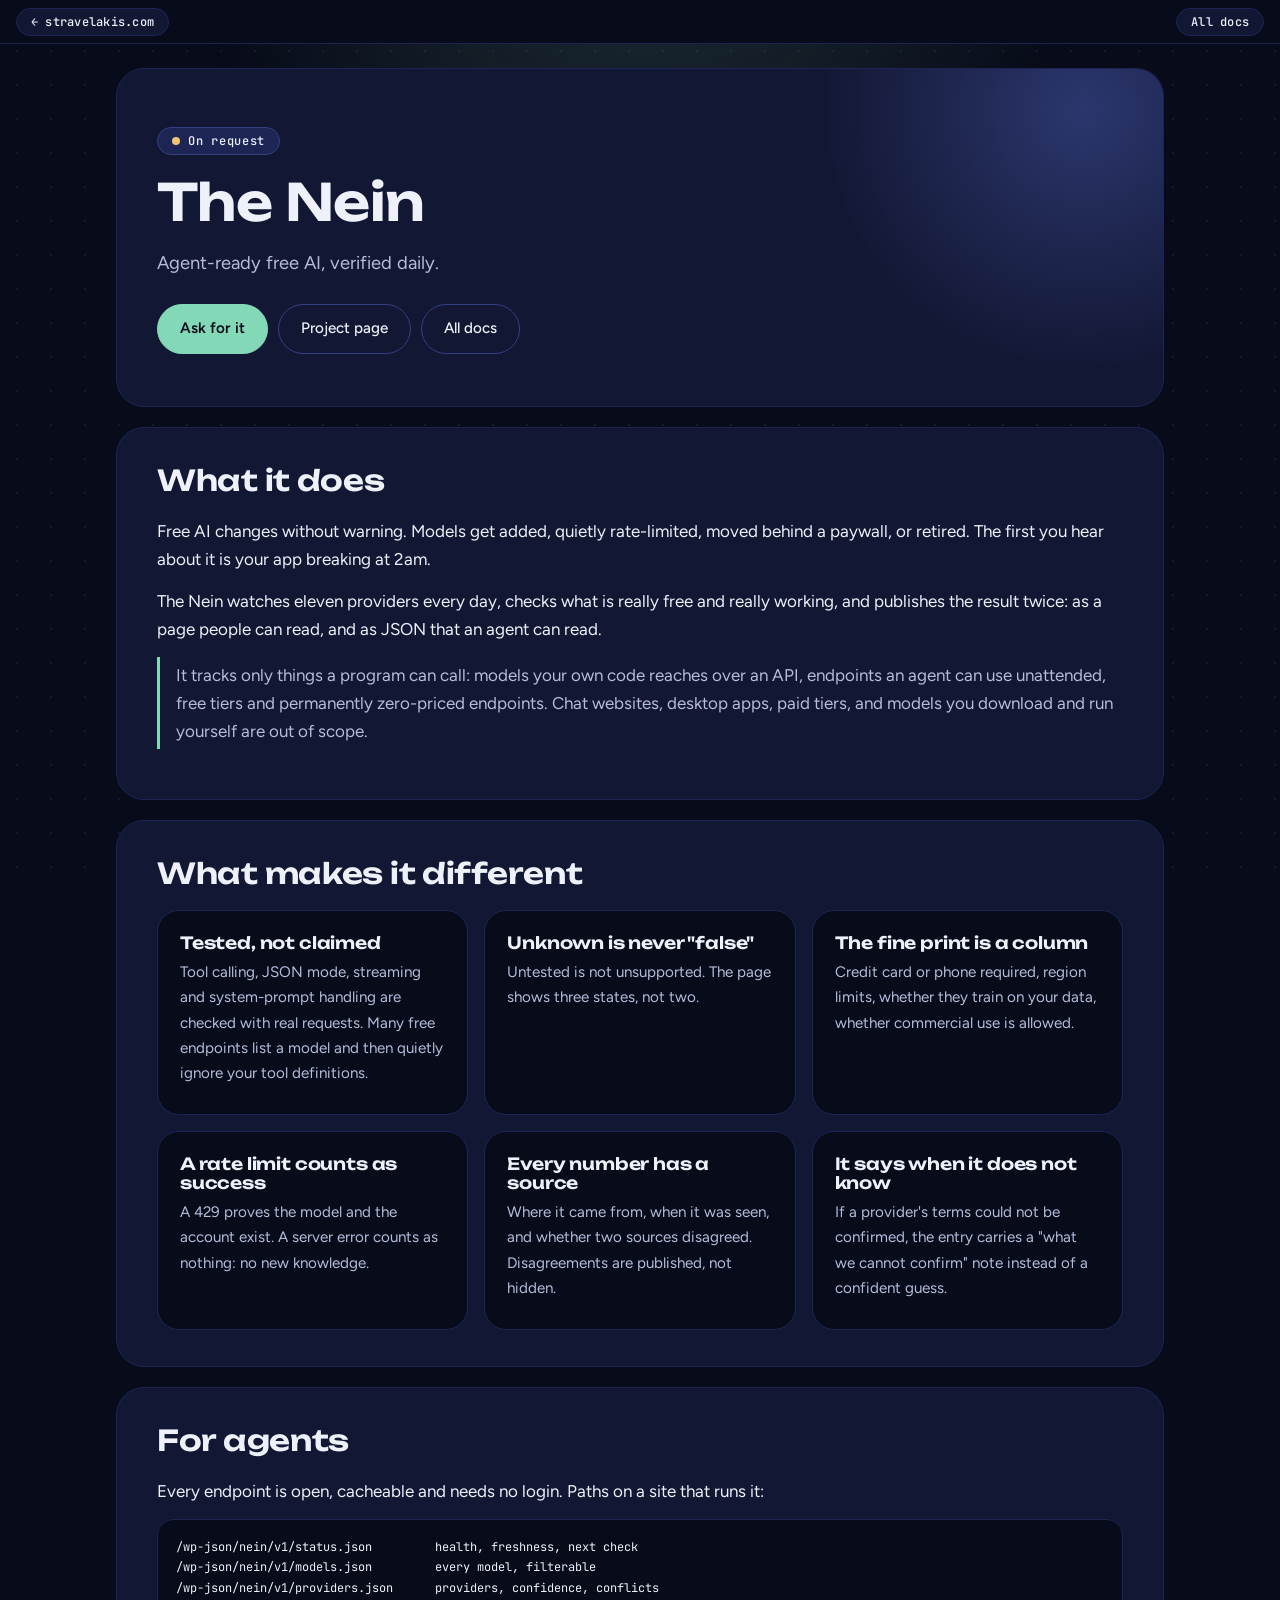
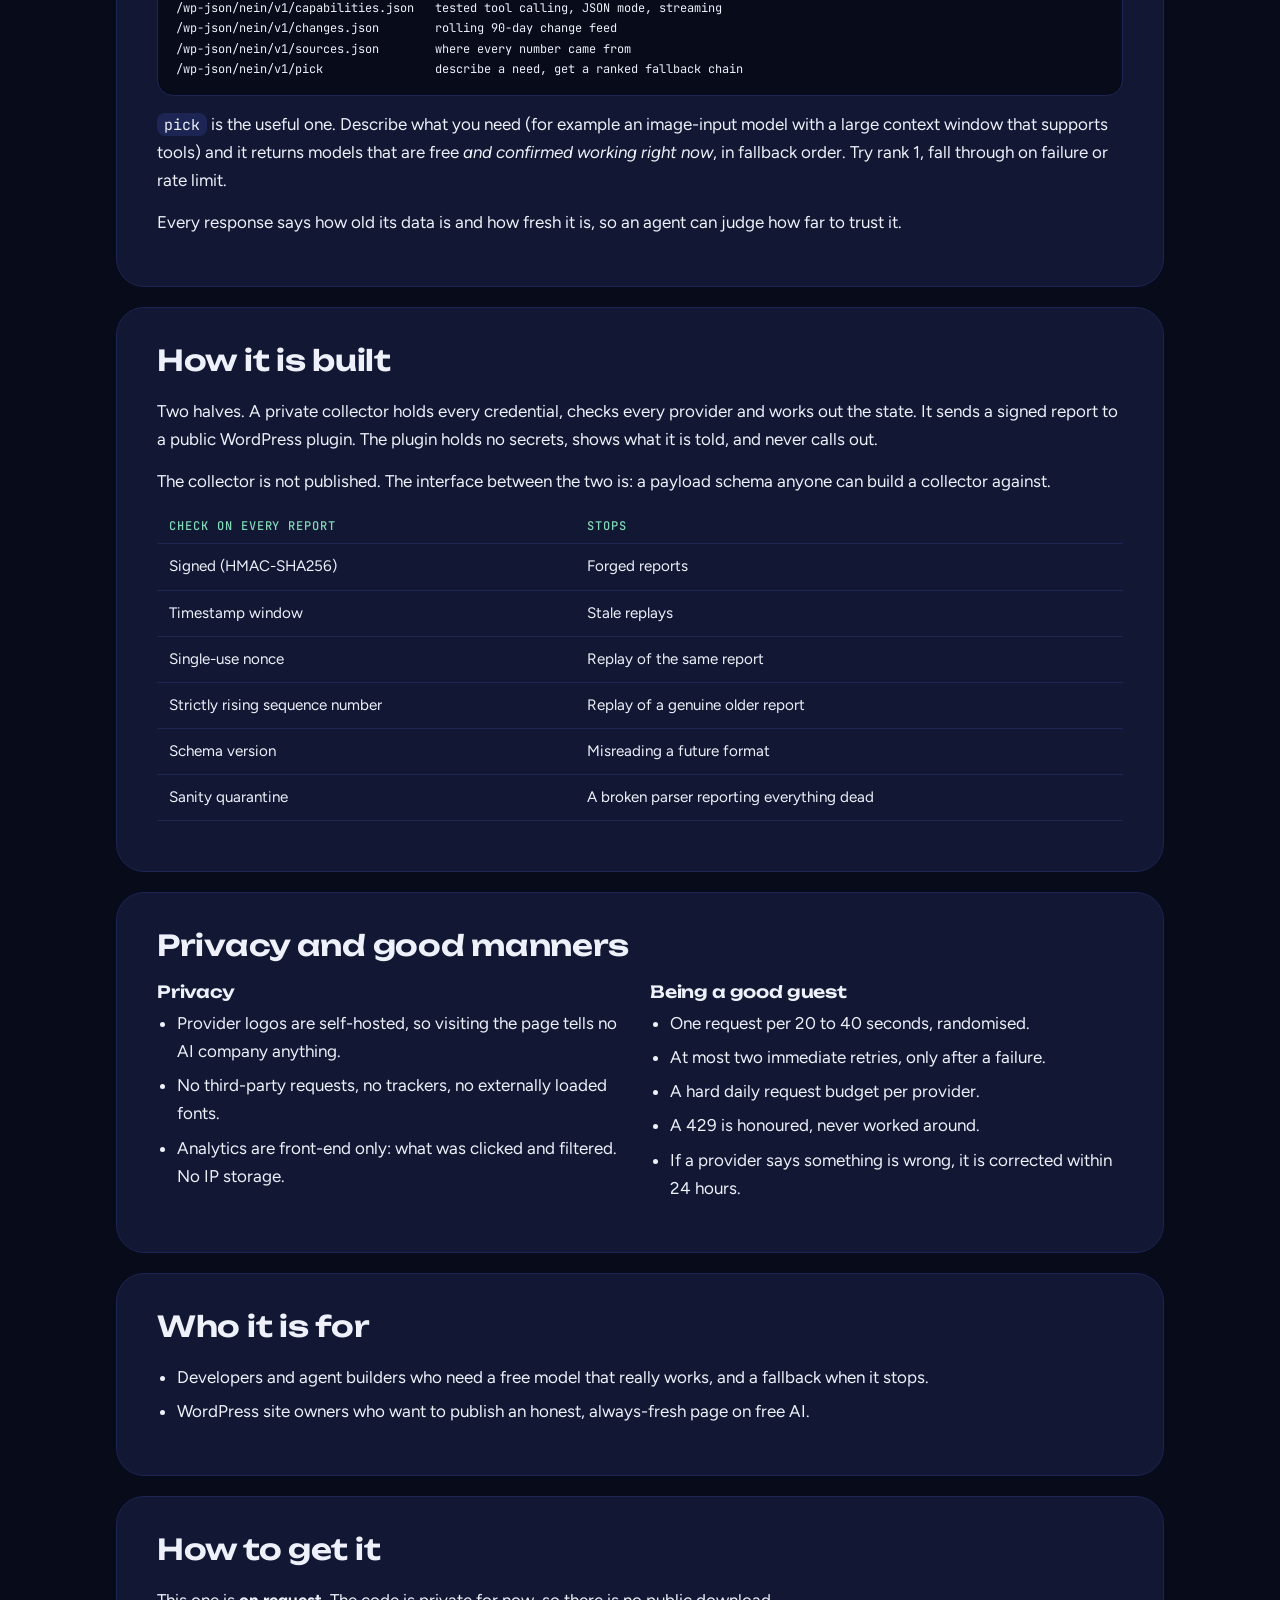
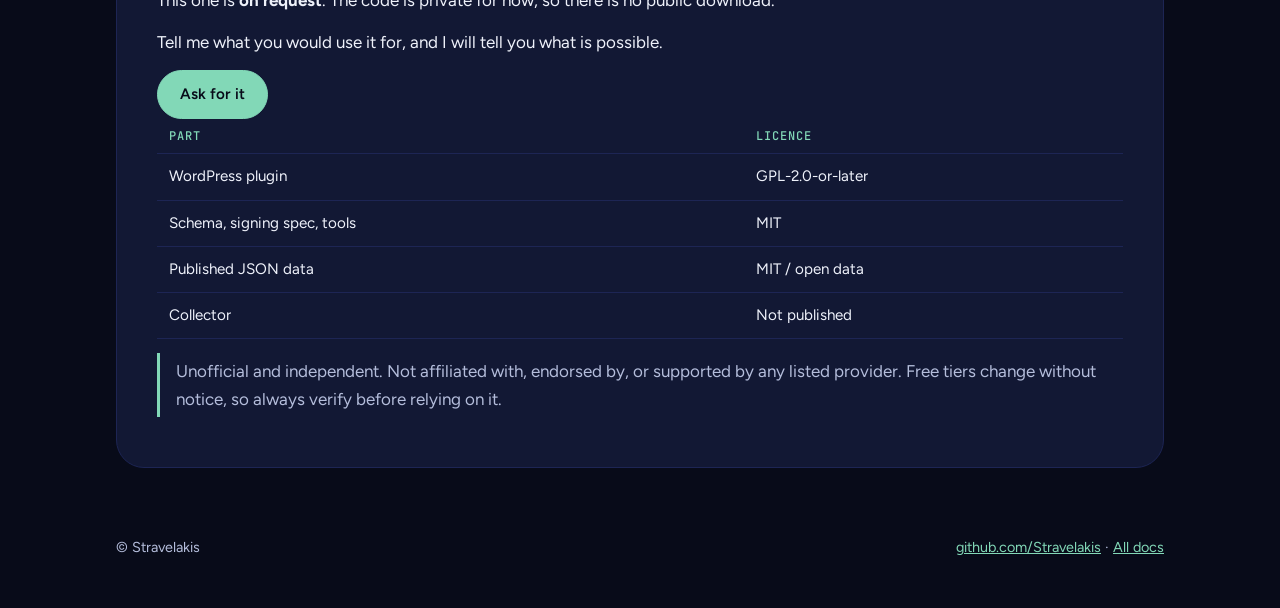
<file: the-nein/index.html>
<!doctype html>
<html lang="en">
<head>
<meta charset="utf-8">
<meta name="viewport" content="width=device-width, initial-scale=1">
<title>The Nein: docs</title>
<meta name="description" content="The Nein watches eleven AI providers every day, verifies what is really free and really working, and publishes it as a readable page and as JSON an agent can use.">
<link rel="canonical" href="https://docs.stravelakis.com/the-nein/">
<link rel="icon" href="/favicon.svg" type="image/svg+xml">
<meta name="theme-color" content="#080b19">
<meta name="author" content="Stravelakis">
<meta property="og:type" content="website">
<meta property="og:site_name" content="Stravelakis documentation">
<meta property="og:title" content="The Nein: docs">
<meta property="og:description" content="The Nein watches eleven AI providers every day, verifies what is really free and really working, and publishes it as a readable page and as JSON an agent can use.">
<meta property="og:url" content="https://docs.stravelakis.com/the-nein/">
<meta property="og:image" content="https://docs.stravelakis.com/the-nein/og-image.png">
<meta property="og:image:width" content="1200">
<meta property="og:image:height" content="630">
<meta property="og:image:alt" content="The Nein: Agent-ready free AI, verified daily.">
<meta name="twitter:card" content="summary_large_image">
<meta name="twitter:title" content="The Nein: docs">
<meta name="twitter:description" content="The Nein watches eleven AI providers every day, verifies what is really free and really working, and publishes it as a readable page and as JSON an agent can use.">
<meta name="twitter:image" content="https://docs.stravelakis.com/the-nein/og-image.png">
<link rel="preconnect" href="https://fonts.googleapis.com"><link rel="preconnect" href="https://fonts.gstatic.com" crossorigin><link href="https://fonts.googleapis.com/css2?family=Unbounded:wght@500;600;700&family=Figtree:wght@400;500;600&family=JetBrains+Mono:wght@500&display=swap" rel="stylesheet">
<link rel="stylesheet" href="/docs.css">
</head>
<body>
<canvas id="dots" aria-hidden="true"></canvas>
<div class="glow" aria-hidden="true"></div>
<nav class="pairing-bar" aria-label="Stravelakis sites"><a class="pairing-link" href="https://stravelakis.com/">&larr; stravelakis.com</a><a class="pairing-link" href="https://docs.stravelakis.com/">All docs</a></nav>
<main class="wrap">
<section class="frame hero">
<span class="pill warm"><i></i>On request</span>
<h1>The Nein</h1>
<p class="lead">Agent-ready free AI, verified daily.</p>
<div class="btns"><a class="btn primary" href="https://stravelakis.com/#s-contact">Ask for it</a><a class="btn" href="https://stravelakis.com/project/the-nein/">Project page</a><a class="btn" href="/">All docs</a></div>
</section>
<section class="frame"><h2>What it does</h2><p>Free AI changes without warning. Models get added, quietly rate-limited, moved behind a paywall, or retired. The first you hear about it is your app breaking at 2am.</p>
<p>The Nein watches eleven providers every day, checks what is really free and really working, and publishes the result twice: as a page people can read, and as JSON that an agent can read.</p>
<p class="note">It tracks only things a program can call: models your own code reaches over an API, endpoints an agent can use unattended, free tiers and permanently zero-priced endpoints. Chat websites, desktop apps, paid tiers, and models you download and run yourself are out of scope.</p></section>
<section class="frame"><h2>What makes it different</h2><div class="cards"><div class="card"><h3>Tested, not claimed</h3><p>Tool calling, JSON mode, streaming and system-prompt handling are checked with real requests. Many free endpoints list a model and then quietly ignore your tool definitions.</p></div><div class="card"><h3>Unknown is never "false"</h3><p>Untested is not unsupported. The page shows three states, not two.</p></div><div class="card"><h3>The fine print is a column</h3><p>Credit card or phone required, region limits, whether they train on your data, whether commercial use is allowed.</p></div><div class="card"><h3>A rate limit counts as success</h3><p>A 429 proves the model and the account exist. A server error counts as nothing: no new knowledge.</p></div><div class="card"><h3>Every number has a source</h3><p>Where it came from, when it was seen, and whether two sources disagreed. Disagreements are published, not hidden.</p></div><div class="card"><h3>It says when it does not know</h3><p>If a provider's terms could not be confirmed, the entry carries a "what we cannot confirm" note instead of a confident guess.</p></div></div></section>
<section class="frame"><h2>For agents</h2><p>Every endpoint is open, cacheable and needs no login. Paths on a site that runs it:</p>
<pre><code>/wp-json/nein/v1/status.json         health, freshness, next check
/wp-json/nein/v1/models.json         every model, filterable
/wp-json/nein/v1/providers.json      providers, confidence, conflicts
/wp-json/nein/v1/capabilities.json   tested tool calling, JSON mode, streaming
/wp-json/nein/v1/changes.json        rolling 90-day change feed
/wp-json/nein/v1/sources.json        where every number came from
/wp-json/nein/v1/pick                describe a need, get a ranked fallback chain</code></pre>
<p><code>pick</code> is the useful one. Describe what you need (for example an image-input model with a large context window that supports tools) and it returns models that are free <em>and confirmed working right now</em>, in fallback order. Try rank 1, fall through on failure or rate limit.</p>
<p>Every response says how old its data is and how fresh it is, so an agent can judge how far to trust it.</p></section>
<section class="frame"><h2>How it is built</h2><p>Two halves. A private collector holds every credential, checks every provider and works out the state. It sends a signed report to a public WordPress plugin. The plugin holds no secrets, shows what it is told, and never calls out.</p>
<p>The collector is not published. The interface between the two is: a payload schema anyone can build a collector against.</p>
<table><tr><th>Check on every report</th><th>Stops</th></tr>
<tr><td>Signed (HMAC-SHA256)</td><td>Forged reports</td></tr>
<tr><td>Timestamp window</td><td>Stale replays</td></tr>
<tr><td>Single-use nonce</td><td>Replay of the same report</td></tr>
<tr><td>Strictly rising sequence number</td><td>Replay of a genuine older report</td></tr>
<tr><td>Schema version</td><td>Misreading a future format</td></tr>
<tr><td>Sanity quarantine</td><td>A broken parser reporting everything dead</td></tr></table></section>
<section class="frame"><h2>Privacy and good manners</h2><div class="two"><div><h3>Privacy</h3><ul><li>Provider logos are self-hosted, so visiting the page tells no AI company anything.</li><li>No third-party requests, no trackers, no externally loaded fonts.</li><li>Analytics are front-end only: what was clicked and filtered. No IP storage.</li></ul></div>
<div><h3>Being a good guest</h3><ul><li>One request per 20 to 40 seconds, randomised.</li><li>At most two immediate retries, only after a failure.</li><li>A hard daily request budget per provider.</li><li>A 429 is honoured, never worked around.</li><li>If a provider says something is wrong, it is corrected within 24 hours.</li></ul></div></div></section>
<section class="frame"><h2>Who it is for</h2><ul><li>Developers and agent builders who need a free model that really works, and a fallback when it stops.</li><li>WordPress site owners who want to publish an honest, always-fresh page on free AI.</li></ul></section>
<section class="frame"><h2>How to get it</h2><p>This one is <strong>on request</strong>. The code is private for now, so there is no public download.</p>
<p>Tell me what you would use it for, and I will tell you what is possible.</p>
<div class="btns"><a class="btn primary" href="https://stravelakis.com/#s-contact">Ask for it</a></div><table><tr><th>Part</th><th>Licence</th></tr><tr><td>WordPress plugin</td><td>GPL-2.0-or-later</td></tr><tr><td>Schema, signing spec, tools</td><td>MIT</td></tr><tr><td>Published JSON data</td><td>MIT / open data</td></tr><tr><td>Collector</td><td>Not published</td></tr></table>
<p class="note">Unofficial and independent. Not affiliated with, endorsed by, or supported by any listed provider. Free tiers change without notice, so always verify before relying on it.</p></section>
</main>
<footer><span>&copy; Stravelakis</span><span><a href="https://github.com/Stravelakis">github.com/Stravelakis</a> &middot; <a href="https://docs.stravelakis.com/">All docs</a></span></footer>
<script src="/docs.js" defer></script>
</body>
</html>
</file>
<file: docs.css>
/* Stravelakis docs: shared look for the front page and the docs-only pages.
   Brand: dark ground, rounded frames, mint accent. Unbounded / Figtree / JetBrains Mono. */
:root {
  --ground: #080b19;
  --frame: #121834;
  --frame-2: #1d2554;
  --navy: #344080;
  --mint: #82d8b7;
  --text: #eef1fa;
  --dim: #b4bddb;
  --ease: cubic-bezier(.22, 1, .36, 1);
  --font-title: "Unbounded", system-ui, sans-serif;
  --font-body: "Figtree", system-ui, -apple-system, "Segoe UI", sans-serif;
  --font-mono: "JetBrains Mono", ui-monospace, SFMono-Regular, Menlo, Consolas, monospace;
  color-scheme: dark;
}
*, *::before, *::after { box-sizing: border-box; }
html, body { margin: 0; }
body {
  background: var(--ground);
  color: var(--text);
  font: 17px/1.65 var(--font-body);
  -webkit-font-smoothing: antialiased;
  overflow-x: hidden;
}
a { color: var(--mint); }
a:hover { color: #a9ead2; }
:focus-visible { outline: 2px solid var(--mint); outline-offset: 3px; border-radius: 6px; }
#dots { position: fixed; inset: 0; width: 100%; height: 100%; z-index: 0; pointer-events: none; }
.glow { position: fixed; width: 900px; height: 900px; left: 50%; top: -520px; transform: translateX(-50%); background: radial-gradient(closest-side, rgba(130, 216, 183, .16), transparent); z-index: 0; pointer-events: none; }

.pairing-bar {
  position: sticky; top: 0; z-index: 20;
  display: flex; align-items: center; justify-content: space-between; gap: 12px;
  height: 44px; padding: 0 16px;
  background: var(--ground); border-bottom: 1px solid var(--frame-2);
  font: 500 .75rem/1 var(--font-mono); letter-spacing: .02em;
}
.pairing-link {
  display: inline-flex; align-items: center; min-height: 28px; padding: 0 14px;
  border: 1px solid var(--frame-2); border-radius: 999px; background: var(--frame);
  color: var(--text); text-decoration: none; transition: border-color .2s, color .2s, background .2s;
}
.pairing-link:hover, .pairing-link:focus-visible { border-color: var(--mint); color: var(--mint); background: var(--frame-2); }

.wrap { position: relative; z-index: 1; max-width: 1080px; margin: 0 auto; padding: 24px 16px 40px; }
.frame {
  background: var(--frame); border: 1px solid var(--frame-2); border-radius: 28px;
  padding: 36px 40px; margin-bottom: 20px;
}
.hero { padding: 56px 40px 52px; position: relative; overflow: hidden; }
.hero::after { content: ""; position: absolute; width: 520px; height: 520px; right: -180px; top: -220px; background: radial-gradient(closest-side, rgba(52, 64, 128, .75), transparent); pointer-events: none; }
.hero > * { position: relative; z-index: 1; }

.label { font: 500 .78rem/1.2 var(--font-mono); letter-spacing: .14em; text-transform: uppercase; color: var(--mint); }
h1, h2, h3 { font-family: var(--font-title); font-weight: 600; line-height: 1.15; letter-spacing: -.01em; margin: 0; }
h1 { font-size: clamp(1.9rem, 5.2vw, 3.2rem); margin: 18px 0 16px; max-width: 18ch; }
h1 em { font-style: normal; color: var(--mint); }
h2 { font-size: clamp(1.3rem, 3vw, 1.8rem); margin-bottom: 20px; }
h3 { font-size: 1.05rem; margin-bottom: 8px; }
.lead { font-size: 1.15rem; color: var(--dim); max-width: 62ch; margin: 0 0 26px; }
p { margin: 0 0 14px; }
ul { padding-left: 1.2em; margin: 0 0 14px; }
li { margin-bottom: 6px; }
code { font: .88em var(--font-mono); background: var(--frame-2); border-radius: 8px; padding: 2px 7px; }
pre { font: .85rem/1.5 var(--font-mono); background: var(--ground); border: 1px solid var(--frame-2); border-radius: 16px; padding: 16px 18px; overflow-x: auto; margin: 0 0 14px; }
pre code { background: none; padding: 0; }

.pill {
  display: inline-flex; align-items: center; gap: 8px; padding: 6px 14px;
  border: 1px solid var(--navy); border-radius: 999px; background: var(--frame-2);
  font: 500 .75rem/1.2 var(--font-mono); letter-spacing: .06em; color: var(--text);
}
.pill i { width: 8px; height: 8px; border-radius: 50%; background: var(--mint); display: inline-block; }
.pill.warm i { background: #f0c674; }
.pill.cool i { background: #8aa4ff; }

.btns { display: flex; flex-wrap: wrap; gap: 10px; margin-top: 6px; }
.btn {
  display: inline-flex; align-items: center; padding: 11px 22px; border-radius: 999px;
  border: 1px solid var(--navy); color: var(--text); text-decoration: none; font-weight: 500; font-size: .95rem;
  transition: background .25s var(--ease), border-color .25s var(--ease), transform .25s var(--ease);
}
.btn:hover { border-color: var(--mint); color: var(--text); transform: translateY(-2px); }
.btn.primary { background: var(--mint); color: var(--ground); border-color: var(--mint); font-weight: 600; }
.btn.primary:hover { background: #a9ead2; color: var(--ground); }

.cards { display: grid; grid-template-columns: repeat(auto-fit, minmax(250px, 1fr)); gap: 16px; }
.card { background: var(--ground); border: 1px solid var(--frame-2); border-radius: 22px; padding: 22px 22px 14px; }
.card p { color: var(--dim); font-size: .95rem; }
.two { display: grid; grid-template-columns: repeat(auto-fit, minmax(300px, 1fr)); gap: 20px; }
.note { border-left: 3px solid var(--mint); padding: 4px 0 4px 16px; color: var(--dim); }

.shots { display: grid; grid-template-columns: repeat(auto-fit, minmax(280px, 1fr)); gap: 16px; }
.shots figure { margin: 0; }
.shots img { width: 100%; height: auto; display: block; border-radius: 18px; border: 1px solid var(--frame-2); background: var(--ground); }
.shots figcaption { color: var(--dim); font-size: .9rem; margin-top: 8px; }
.thumbs { display: grid; grid-template-columns: repeat(auto-fill, minmax(150px, 1fr)); gap: 14px; }
.thumbs figure { margin: 0; text-align: center; }
.thumbs img { width: 150px; max-width: 100%; height: auto; border-radius: 18px; border: 1px solid var(--frame-2); background: var(--ground); }
.thumbs figcaption { font: 500 .72rem/1.3 var(--font-mono); color: var(--dim); margin-top: 6px; }

table { width: 100%; border-collapse: collapse; font-size: .95rem; margin-bottom: 14px; }
th, td { text-align: left; padding: 10px 12px; border-bottom: 1px solid var(--frame-2); vertical-align: top; }
th { font: 500 .75rem/1.2 var(--font-mono); letter-spacing: .08em; text-transform: uppercase; color: var(--mint); }

/* Front page project cards */
.proj { display: flex; flex-direction: column; background: var(--frame); border: 1px solid var(--frame-2); border-radius: 28px; padding: 26px 26px 22px; position: relative; transition: transform .35s var(--ease), border-color .35s var(--ease), box-shadow .35s var(--ease); }
.proj:hover { transform: translateY(-4px); border-color: rgba(130, 216, 183, .55); box-shadow: 0 18px 50px -22px rgba(130, 216, 183, .45); }
.proj h3 { font-size: 1.15rem; margin: 14px 0 8px; }
.proj h3 a { color: var(--text); text-decoration: none; }
.proj h3 a::after { content: ""; position: absolute; inset: 0; border-radius: 28px; }
.proj p { color: var(--dim); font-size: .95rem; flex: 1; margin-bottom: 18px; }
.proj .btns { position: relative; z-index: 2; margin-top: 0; }
.proj .btn { padding: 8px 16px; font-size: .86rem; }
.grid { display: grid; grid-template-columns: repeat(auto-fill, minmax(300px, 1fr)); gap: 20px; }

footer { position: relative; z-index: 1; max-width: 1080px; margin: 0 auto; padding: 8px 16px 48px; display: flex; flex-wrap: wrap; justify-content: space-between; gap: 10px; color: var(--dim); font-size: .9rem; }

@media (max-width: 640px) {
  .frame, .hero { padding: 26px 20px; border-radius: 24px; }
  body { font-size: 16px; }
}
@media (prefers-reduced-motion: reduce) {
  .proj, .btn { transition: none; }
  .proj:hover, .btn:hover { transform: none; }
}
</file>
